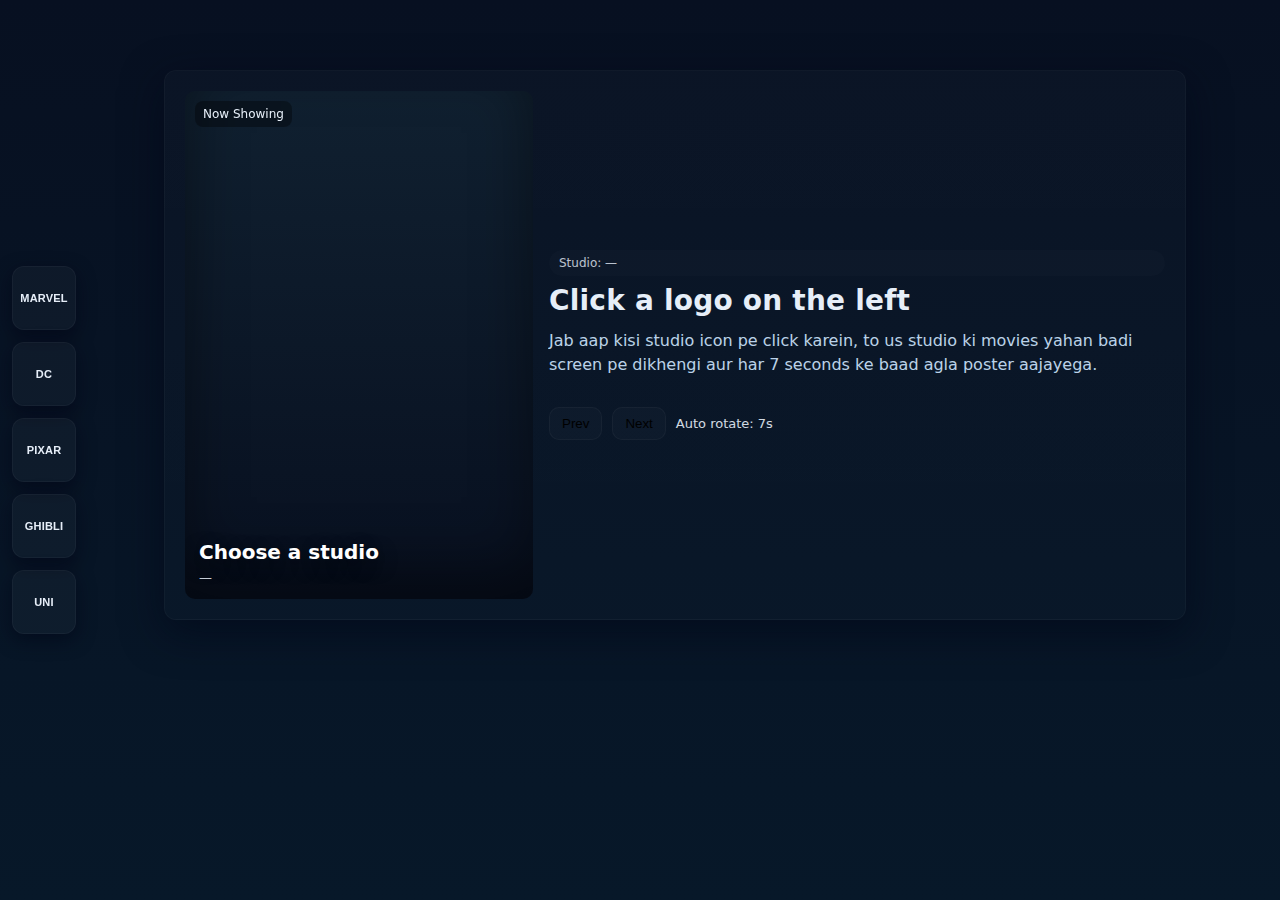
<file: chori.html>
<!doctype html>
<html lang="ur">
<head>
<meta charset="utf-8" />
<meta name="viewport" content="width=device-width,initial-scale=1" />
<title>Studio bar + Movie slideshow</title>
<style>
:root{
--sidebar-w:64px;
--bg:#0f1724;
--panel:#0b1220;
--accent:#1f6feb;
--text:#e6eef8;
}
html,body{height:100%; margin:0; font-family: Inter, system-ui, sans-serif; background:linear-gradient(180deg,#071021 0%, #071829 100%); color:var(--text);}

/* Left vertical icon bar */
.sidebar{
position:fixed;
left:12px;
top:50%;
transform:translateY(-50%);
width:var(--sidebar-w);
display:flex;
flex-direction:column;
gap:12px;
z-index:50;
}
.icon-btn{
width:var(--sidebar-w);
height:var(--sidebar-w);
border-radius:12px;
display:flex;
align-items:center;
justify-content:center;
background:rgba(255,255,255,0.03);
border:1px solid rgba(255,255,255,0.04);
cursor:pointer;
transition:all .18s ease;
user-select:none;
box-shadow: 0 6px 18px rgba(2,6,23,0.6);
}
.icon-btn:hover{ transform:translateX(6px) scale(1.02); box-shadow: 0 10px 26px rgba(2,6,23,0.75);}
.icon-btn.active{ background:linear-gradient(180deg, rgba(255,255,255,0.04), rgba(255,255,255,0.02)); border-color: rgba(255,255,255,0.08); outline: 2px solid rgba(31,111,235,0.14); }

/* small logo/label inside icon */
.logo{
font-size:11px;
line-height:1;
text-align:center;
display:block;
padding:4px;
color:var(--text);
font-weight:600;
letter-spacing:0.2px;
}

/* Main viewer */
.container{
padding-left:110px; /* space for sidebar */
padding-top:40px;
padding-right:40px;
box-sizing:border-box;
min-height:100vh;
}
.viewer{
max-width:980px;
margin: 30px auto;
background: linear-gradient(180deg, rgba(255,255,255,0.02), rgba(255,255,255,0.01));
border-radius:12px;
padding:20px;
border:1px solid rgba(255,255,255,0.03);
box-shadow: 0 12px 40px rgba(2,6,23,0.6);
display:flex;
gap:16px;
align-items:center;
}

.poster{
width:320px;
height:480px;
border-radius:10px;
overflow:hidden;
position:relative;
flex:0 0 320px;
background:linear-gradient(180deg,#102030,#081020);
display:flex;
align-items:flex-end;
padding:14px;
box-shadow: inset 0 -30px 60px rgba(0,0,0,0.45);
}

.poster .title{
color:white;
font-weight:800;
font-size:20px;
text-shadow: 0 6px 18px rgba(0,0,0,0.6);
}
.poster .year{ font-size:13px; opacity:0.85; margin-top:6px;}
.poster .poster-badge{
position:absolute;
top:10px;
left:10px;
padding:6px 8px;
background:rgba(0,0,0,0.35);
border-radius:8px;
font-size:12px;
backdrop-filter: blur(4px);
}

.meta{
flex:1;
min-height:260px;
display:flex;
flex-direction:column;
justify-content:center;
}
.meta .studio{
font-size:12px;
opacity:0.8;
margin-bottom:8px;
display:inline-block;
padding:6px 10px;
border-radius:999px;
background:rgba(255,255,255,0.02);
}
.meta h2{ margin:0; font-size:28px; letter-spacing:0.2px; }
.meta p{ margin-top:12px; color: #cfe6ff; opacity:0.9; line-height:1.5; }

/* fade transition */
.fade-enter{ opacity:0; transform:translateY(8px) scale(.995); }
.fade-enter-active{ transition:opacity .45s ease, transform .45s ease; opacity:1; transform:none; }
.fade-exit{ opacity:1; transform:none; }
.fade-exit-active{ opacity:0; transform:translateY(-8px) scale(.995); transition:opacity .35s ease, transform .35s ease; }

/* small controls */
.controls{ margin-top:14px; display:flex; gap:10px; align-items:center; }
.btn{ padding:8px 12px; border-radius:10px; border:1px solid rgba(255,255,255,0.04); background:rgba(255,255,255,0.02); cursor:pointer; }
.speed { font-size:13px; opacity:0.9; }

/* responsive */
@media (max-width:900px){
.poster{ width:220px; height:330px; flex:0 0 220px; }
.viewer{ flex-direction:column; align-items:center; text-align:center; }
.container{ padding-left:20px; }
}

</style>
</head>
<body>

<!-- Sidebar with small icon-buttons -->
<div class="sidebar" role="toolbar" aria-label="Studios">
<button class="icon-btn" data-studio="Marvel" title="Marvel">
<span class="logo">MARVEL</span>
</button>

<button class="icon-btn" data-studio="DC" title="DC">
<span class="logo">DC</span>
</button>

<button class="icon-btn" data-studio="Pixar" title="Pixar">
<span class="logo">PIXAR</span>
</button>

<button class="icon-btn" data-studio="StudioGhibli" title="Studio Ghibli">
<span class="logo">GHIBLI</span>
</button>

<button class="icon-btn" data-studio="Universal" title="Universal">
<span class="logo">UNI</span>
</button>
</div>

<!-- Main area -->
<div class="container">
<div class="viewer" id="viewer" aria-live="polite">
<div class="poster" id="poster">
<div class="poster-badge" id="poster-badge">Now Showing</div>
<div>
<div class="title" id="movie-title">Choose a studio</div>
<div class="year" id="movie-year">—</div>
</div>
</div>

<div class="meta">
<div class="studio" id="studio-name">Studio: —</div>
<h2 id="movie-heading">Click a logo on the left</h2>
<p id="movie-desc">Jab aap kisi studio icon pe click karein, to us studio ki movies yahan badi screen pe dikhengi aur har 7 seconds ke baad agla poster aajayega.</p>

<div class="controls">
<button class="btn" id="prev">Prev</button>
<button class="btn" id="next">Next</button>
<div class="speed">Auto rotate: <span id="status">7s</span></div>
</div>
</div>
</div>
</div>

<script>
// Data: each studio -> list of movies (title, year, description). Add poster URLs or images if you want.
const studios = {
Marvel: [
{title:"Iron Man", year:2008, desc:"Tony Stark becomes Iron Man—origin of MCU."},
{title:"The Avengers", year:2012, desc:"Earth's mightiest heroes assemble to stop Loki."},
{title:"Black Panther", year:2018, desc:"Wakanda's king fights to protect his nation."},
{title:"Spider-Man: Homecoming", year:2017, desc:"Peter Parker balances high school & hero life."},
{title:"Guardians of the Galaxy", year:2014, desc:"A ragtag team protect an orb of cosmic importance."}
],
DC: [
{title:"Man of Steel", year:2013, desc:"Superman's modern origin and struggle."},
{title:"Wonder Woman", year:2017, desc:"Diana leaves Themyscira to fight in WWI."},
{title:"The Dark Knight", year:2008, desc:"Batman faces the Joker in Gotham."}
],
Pixar: [
{title:"Toy Story", year:1995, desc:"Toys come alive when humans aren't watching."},
{title:"Inside Out", year:2015, desc:"Emotions guide a girl's life from inside her mind."},
{title:"Coco", year:2017, desc:"A boy journeys into the Land of the Dead."}
],
StudioGhibli: [
{title:"Spirited Away", year:2001, desc:"A girl trapped in a magical bathhouse works to save her parents."},
{title:"My Neighbor Totoro", year:1988, desc:"Two sisters meet forest spirits in rural Japan."},
{title:"Princess Mononoke", year:1997, desc:"A struggle between nature and industrialization."}
],
Universal: [
{title:"Jurassic Park", year:1993, desc:"Dinosaurs brought back to life create chaos."},
{title:"E.T.", year:1982, desc:"A boy befriends a stranded alien."},
{title:"Back to the Future", year:1985, desc:"A time-travel adventure with Doc Brown."}
]
};

// State
let currentStudio = null;
let currentIndex = 0;
let intervalId = null;
const ROTATE_MS = 7000; // 7 seconds

// DOM refs
const btns = document.querySelectorAll('.icon-btn');
const titleEl = document.getElementById('movie-title');
const yearEl = document.getElementById('movie-year');
const headingEl = document.getElementById('movie-heading');
const descEl = document.getElementById('movie-desc');
const studioNameEl = document.getElementById('studio-name');
const posterBadge = document.getElementById('poster-badge');
const statusEl = document.getElementById('status');

// Update status text
function updateStatus(){ statusEl.textContent = (intervalId ? (ROTATE_MS/1000 + 's') : 'paused'); }

// Render a movie (with fade)
function renderMovie(movie){
// small fade effect applied by toggling classes
const poster = document.getElementById('poster');
poster.classList.add('fade-enter');
// set content (these could be replaced with images if available)
titleEl.textContent = movie.title;
yearEl.textContent = movie.year;
headingEl.textContent = movie.title;
descEl.textContent = movie.desc;
studioNameEl.textContent = 'Studio: ' + currentStudio;
// poster badge could show index
posterBadge.textContent = `#${currentIndex+1} / ${studios[currentStudio].length}`;
// ensure reflow so animation applies
void poster.offsetWidth;
poster.classList.remove('fade-enter');
poster.classList.add('fade-enter-active');

// remove active class after animation ends
setTimeout(()=> {
poster.classList.remove('fade-enter-active');
}, 480);
}

// Start auto-rotation
function startRotation(){
stopRotation();
intervalId = setInterval(()=> {
nextMovie();
}, ROTATE_MS);
updateStatus();
}
function stopRotation(){
if(intervalId) { clearInterval(intervalId); intervalId = null; updateStatus(); }
}

// Show studio (on click)
function showStudio(name){
if(!studios[name] || studios[name].length === 0) return;
currentStudio = name;
currentIndex = 0;
// set active on buttons
btns.forEach(b => b.classList.toggle('active', b.dataset.studio === name));
renderMovie(studios[name][currentIndex]);
startRotation();
}

function nextMovie(){
if(!currentStudio) return;
currentIndex = (currentIndex + 1) % studios[currentStudio].length;
renderMovie(studios[currentStudio][currentIndex]);
}
function prevMovie(){
if(!currentStudio) return;
currentIndex = (currentIndex - 1 + studios[currentStudio].length) % studios[currentStudio].length;
renderMovie(studios[currentStudio][currentIndex]);
}

// attach listeners to sidebar buttons
btns.forEach(btn => {
btn.addEventListener('click', ()=> {
const studio = btn.dataset.studio;
showStudio(studio);
});
});

// prev/next buttons
document.getElementById('prev').addEventListener('click', ()=>{
stopRotation();
prevMovie();
});
document.getElementById('next').addEventListener('click', ()=>{
stopRotation();
nextMovie();
});

// pause rotation when hovering viewer
const viewer = document.getElementById('viewer');
viewer.addEventListener('mouseenter', ()=> { stopRotation(); });
viewer.addEventListener('mouseleave', ()=> { if(currentStudio) startRotation(); });

// optional: start Marvel by default
// showStudio('Marvel');

// accessibility: keyboard navigation for sidebar (left bar)
document.addEventListener('keydown', (e)=>{
if(e.key === "ArrowDown" || e.key === "ArrowUp"){
// find current focused or active
let idx = Array.from(btns).findIndex(b => b === document.activeElement);
if(idx === -1) idx = Array.from(btns).findIndex(b => b.classList.contains('active'));
if(idx === -1) idx = 0;
if(e.key === "ArrowDown") idx = (idx + 1) % btns.length;
else idx = (idx - 1 + btns.length) % btns.length;
btns[idx].focus();
e.preventDefault();
}
});

// small helper: allow clicking with Enter when focused
btns.forEach(b => b.addEventListener('keydown', (e)=>{
if(e.key === "Enter" || e.key === " ") { e.preventDefault(); b.click(); }
}));

// show first studio as default (optional)
// Uncomment below line to auto-open Marvel on load:
// showStudio('Marvel');
</script>

</body>
</html>
</file>
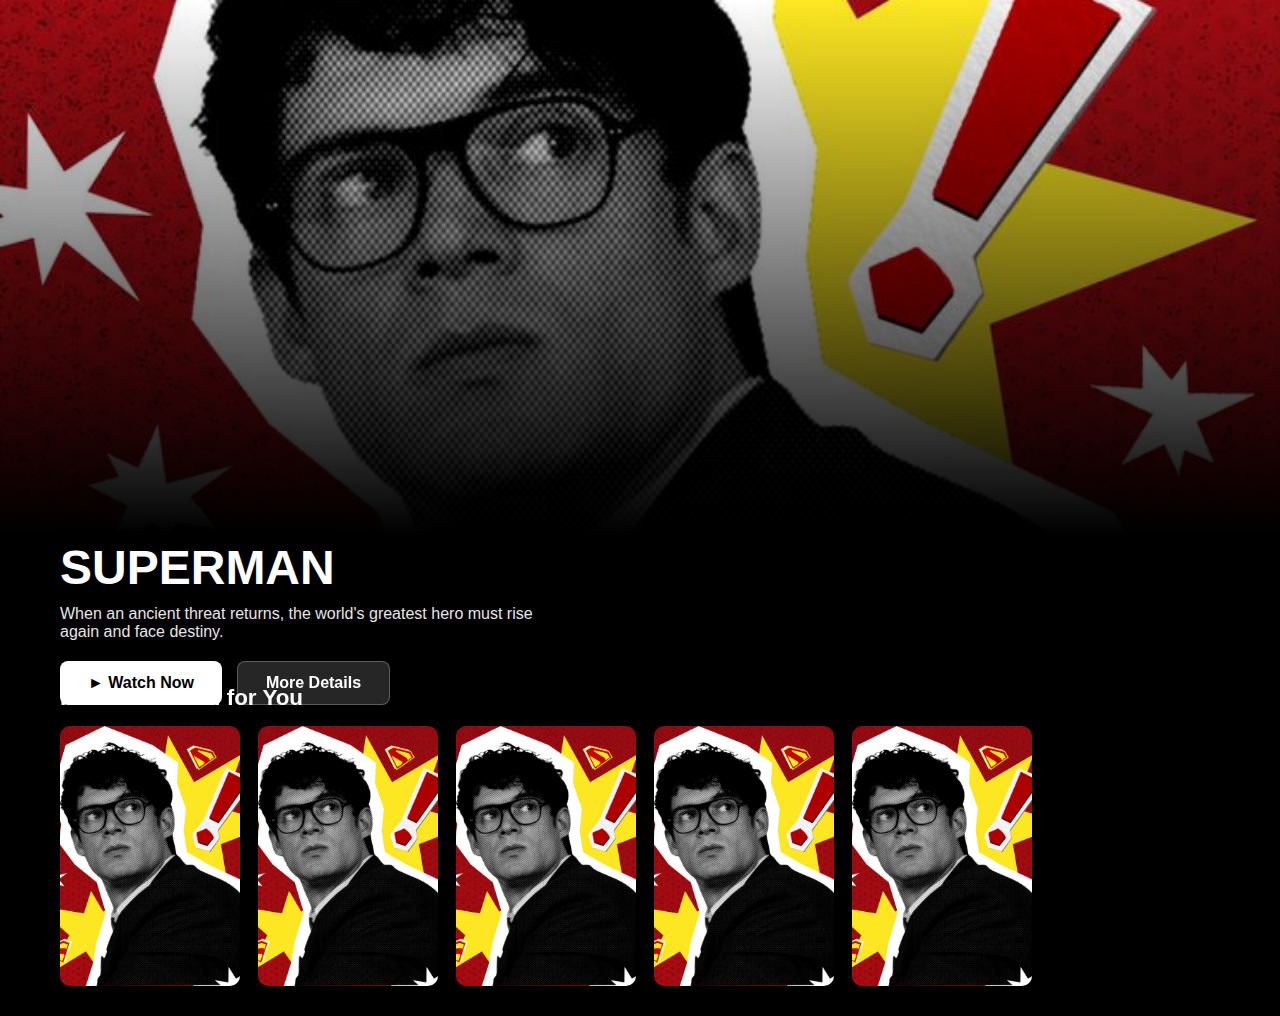
<file: crash.html>
<!DOCTYPE html>
<html lang="en">
<head>
<meta charset="UTF-8">
<meta name="viewport" content="width=device-width, initial-scale=1.0">
<title>MovieDen Hero</title>

<style>
    *{
        margin:0;
        padding:0;
        box-sizing:border-box;
        font-family: Arial, Helvetica, sans-serif;
    }

    body{
        background:#000;
        color:white;
        overflow-x:hidden;
    }

    /* HERO SECTION */
    .hero{
        width:100%;
        height:85vh;
        background:url("superman.jpg") no-repeat center/cover;
        position:relative;
        display:flex;
        flex-direction:column;
        justify-content:flex-end;
        padding:60px;
    }

    .hero::after{
        content:"";
        position:absolute;
        inset:0;
        background:linear-gradient(to top, #000 30%, transparent 100%);
        z-index:1;
    }

    .hero-content{
        position:relative;
        z-index:2;
        max-width:500px;
    }

    .hero-title{
        font-size:3rem;
        font-weight:800;
        text-shadow:0 0 20px rgba(0,0,0,0.9);
        margin-bottom:10px;
    }

    .hero-desc{
        opacity:0.9;
        font-size:1rem;
        margin-bottom:20px;
    }

    /* BUTTONS */
    .hero-buttons{
        display:flex;
        gap:15px;
    }

    button{
        padding:12px 28px;
        border:none;
        font-size:1rem;
        cursor:pointer;
        border-radius:8px;
        transition:0.3s ease;
        font-weight:600;
    }

    .play{
        background:white;
        color:black;
    }
    .play:hover{
        background:#e2e2e2;
    }

    .details{
        background:rgba(255,255,255,0.15);
        backdrop-filter:blur(6px);
        color:white;
        border:1px solid rgba(255,255,255,0.25);
    }
    .details:hover{
        background:rgba(255,255,255,0.25);
    }

    /* SLIDER SECTION */
    .slider{
        margin-top:-100px;
        padding:20px 60px;
        position:relative;
        z-index:5;
    }

    .slider-title{
        font-size:1.4rem;
        font-weight:700;
        margin-bottom:15px;
    }

    .slider-row{
        display:flex;
        gap:18px;
        overflow-x:auto;
        padding-bottom:10px;
        scroll-behavior:smooth;
    }

    .movie-card{
        min-width:180px;
        height:260px;
        background:url("superman.jpg") no-repeat center/cover;
        border-radius:10px;
        flex-shrink:0;
        position:relative;
    }

    /* MOBILE RESPONSIVE */
    @media (max-width:900px){
        .hero{
            padding:40px;
            height:75vh;
        }
        .hero-title{
            font-size:2.4rem;
        }
        button{
            padding:10px 20px;
            font-size:0.9rem;
        }
        .movie-card{
            min-width:150px;
            height:220px;
        }
    }

    @media (max-width:600px){
        .hero{
            padding:25px;
            height:70vh;
        }
        .hero-title{
            font-size:1.9rem;
        }
        .hero-desc{
            font-size:0.85rem;
        }
        .hero-buttons{
            flex-direction:column;
            width:70%;
        }
        button{
            font-size:0.85rem;
            padding:10px;
        }
        .slider{
            padding:10px 20px;
            margin-top:-60px;
        }
        .slider-title{
            font-size:1.1rem;
        }
        .movie-card{
            min-width:130px;
            height:200px;
        }
    }
</style>

</head>
<body>

<!-- HERO -->
<section class="hero">
    <div class="hero-content">
        <h1 class="hero-title">SUPERMAN</h1>
        <p class="hero-desc">
            When an ancient threat returns, the world's greatest hero must rise again and face destiny.
        </p>

        <div class="hero-buttons">
            <button class="play">► Watch Now</button>
            <button class="details">More Details</button>
        </div>
    </div>
</section>

<!-- SLIDER -->
<section class="slider">
    <h2 class="slider-title">Recommended for You</h2>

    <div class="slider-row">
        <div class="movie-card"></div>
        <div class="movie-card"></div>
        <div class="movie-card"></div>
        <div class="movie-card"></div>
        <div class="movie-card"></div>
    </div>
</section>

</body>
</html>
</file>
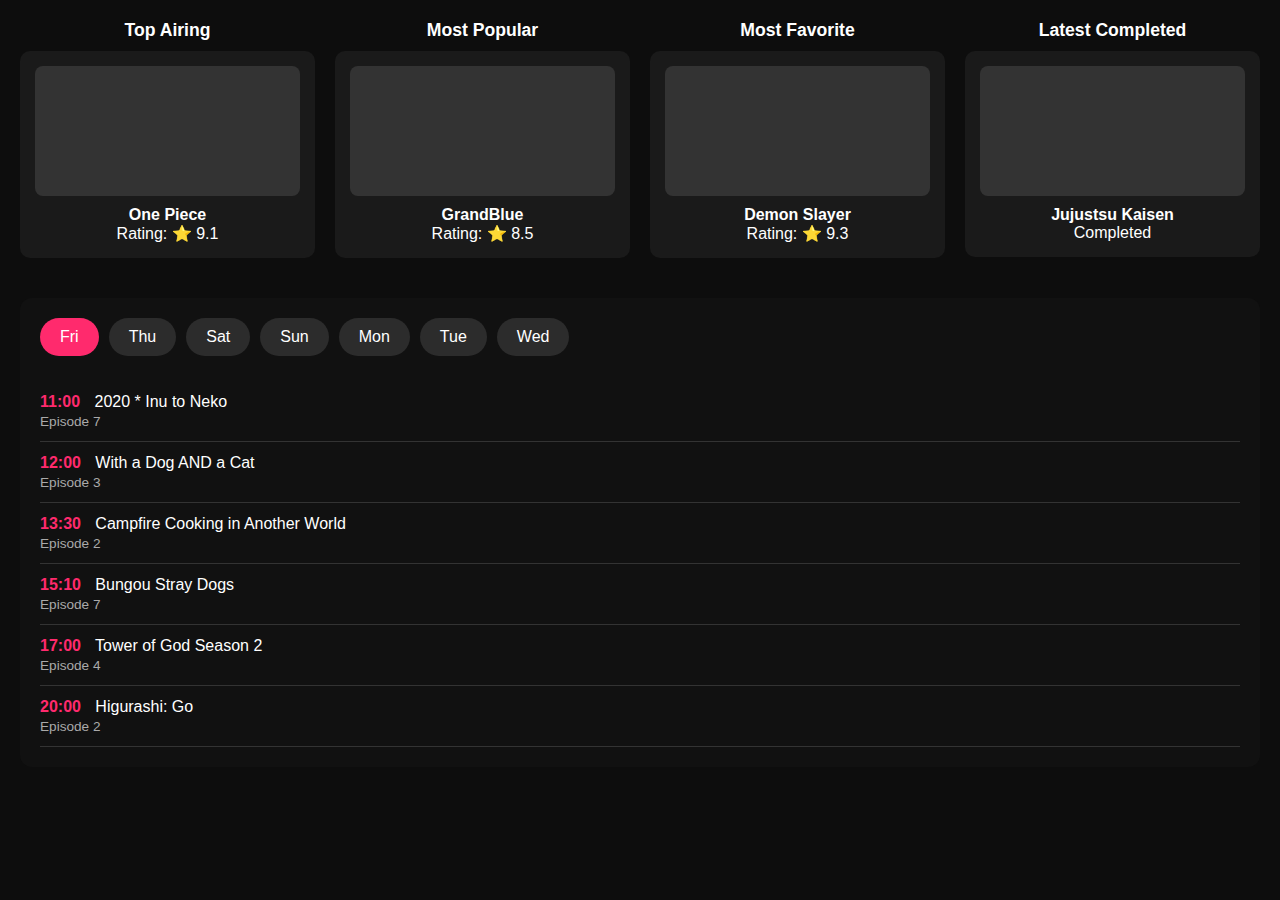
<file: hero.html>
<!DOCTYPE html>
<html lang="en">
<head>
    <meta charset="UTF-8" />
    <meta name="viewport" content="width=device-width, initial-scale=1.0" />
    <title>Anime Dashboard</title>
    
</head>
<style>
    * {
    margin: 0;
    padding: 0;
    box-sizing: border-box;
    font-family: Arial, sans-serif;
}

body {
    background: #0d0d0d;
    color: white;
    padding: 20px;
}

/* ---- Cards Section ---- */
.cards-section {
    display: grid;
    grid-template-columns: repeat(auto-fit, minmax(220px, 1fr));
    gap: 20px;
    margin-bottom: 40px;
}

.card-group h3 {
    margin-bottom: 10px;
    text-align: center;
    font-size: 1.1rem;
}

.card-item {
    background: #1a1a1a;
    padding: 15px;
    border-radius: 10px;
    text-align: center;
    transition: 0.3s;
}

.card-item:hover {
    transform: translateY(-5px);
    background: #222;
}

.card-item .img {
    width: 100%;
    height: 130px;
    background: #333;
    border-radius: 8px;
    margin-bottom: 10px;
}

/* ---- Tabs ---- */
.tabs-section {
    background: #111;
    padding: 20px;
    border-radius: 12px;
}

.tabs {
    display: flex;
    gap: 10px;
    overflow-x: auto;
}

.tabs button {
    background: #2c2c2c;
    border: none;
    padding: 10px 20px;
    border-radius: 25px;
    color: white;
    cursor: pointer;
    font-size: 1rem;
    transition: 0.3s;
    white-space: nowrap;
}

.tabs button:hover {
    background: #5c2aff;
}

.tabs .active {
    background: #ff2a6d;
}

/* ---- Schedule ---- */
.schedule {
    margin-top: 25px;
    list-style: none;
}

.schedule li {
    padding: 12px 0;
    border-bottom: 1px solid #333;
    font-size: 1rem;
}

.schedule li span {
    color: #ff2a6d;
    margin-right: 10px;
    font-weight: bold;
}

.schedule small {
    display: block;
    color: #aaa;
    margin-top: 3px;
    font-size: 0.85rem;
}

@media (max-width: 600px) {
    .card-item .img {
        height: 100px;
    }

    .tabs button {
        padding: 8px 14px;
        font-size: 0.9rem;
    }

    .schedule li {
        font-size: 0.9rem;
    }
}


</style>
<body>
    <section class="cards-section">
        <div class="card-group">
            <h3>Top Airing</h3>
            <div class="card-item">
                <div class="img"></div>
                <h4>One Piece</h4>
                <p>Rating: ⭐ 9.1</p>
            </div>
        </div>

        <div class="card-group">
            <h3>Most Popular</h3>
            <div class="card-item">
                <div class="img"></div>
                <h4>GrandBlue</h4>
                <p>Rating: ⭐ 8.5</p>
            </div>
        </div>

        <div class="card-group">
            <h3>Most Favorite</h3>
            <div class="card-item">
                <div class="img"></div>
                <h4>Demon Slayer</h4>
                <p>Rating: ⭐ 9.3</p>
            </div>
        </div>

        <div class="card-group">
            <h3>Latest Completed</h3>
            <div class="card-item">
                <div class="img"></div>
                <h4>Jujustsu Kaisen</h4>
                <p>Completed</p>
            </div>
        </div>
    </section>

    <section class="tabs-section">
        <div class="tabs">
            <button class="active">Fri</button>
            <button>Thu</button>
            <button>Sat</button>
            <button>Sun</button>
            <button>Mon</button>
            <button>Tue</button>
            <button>Wed</button>
        </div>

        <ul class="schedule">
            <li><span>11:00</span> 2020 * Inu to Neko<br> <small>Episode 7</small></li>
            <li><span>12:00</span> With a Dog AND a Cat<br> <small>Episode 3</small></li>
            <li><span>13:30</span> Campfire Cooking in Another World<br> <small>Episode 2</small></li>
            <li><span>15:10</span> Bungou Stray Dogs<br> <small>Episode 7</small></li>
            <li><span>17:00</span> Tower of God Season 2<br> <small>Episode 4</small></li>
            <li><span>20:00</span> Higurashi: Go<br> <small>Episode 2</small></li>
        </ul>
    </section>
</body>
</html>
</file>
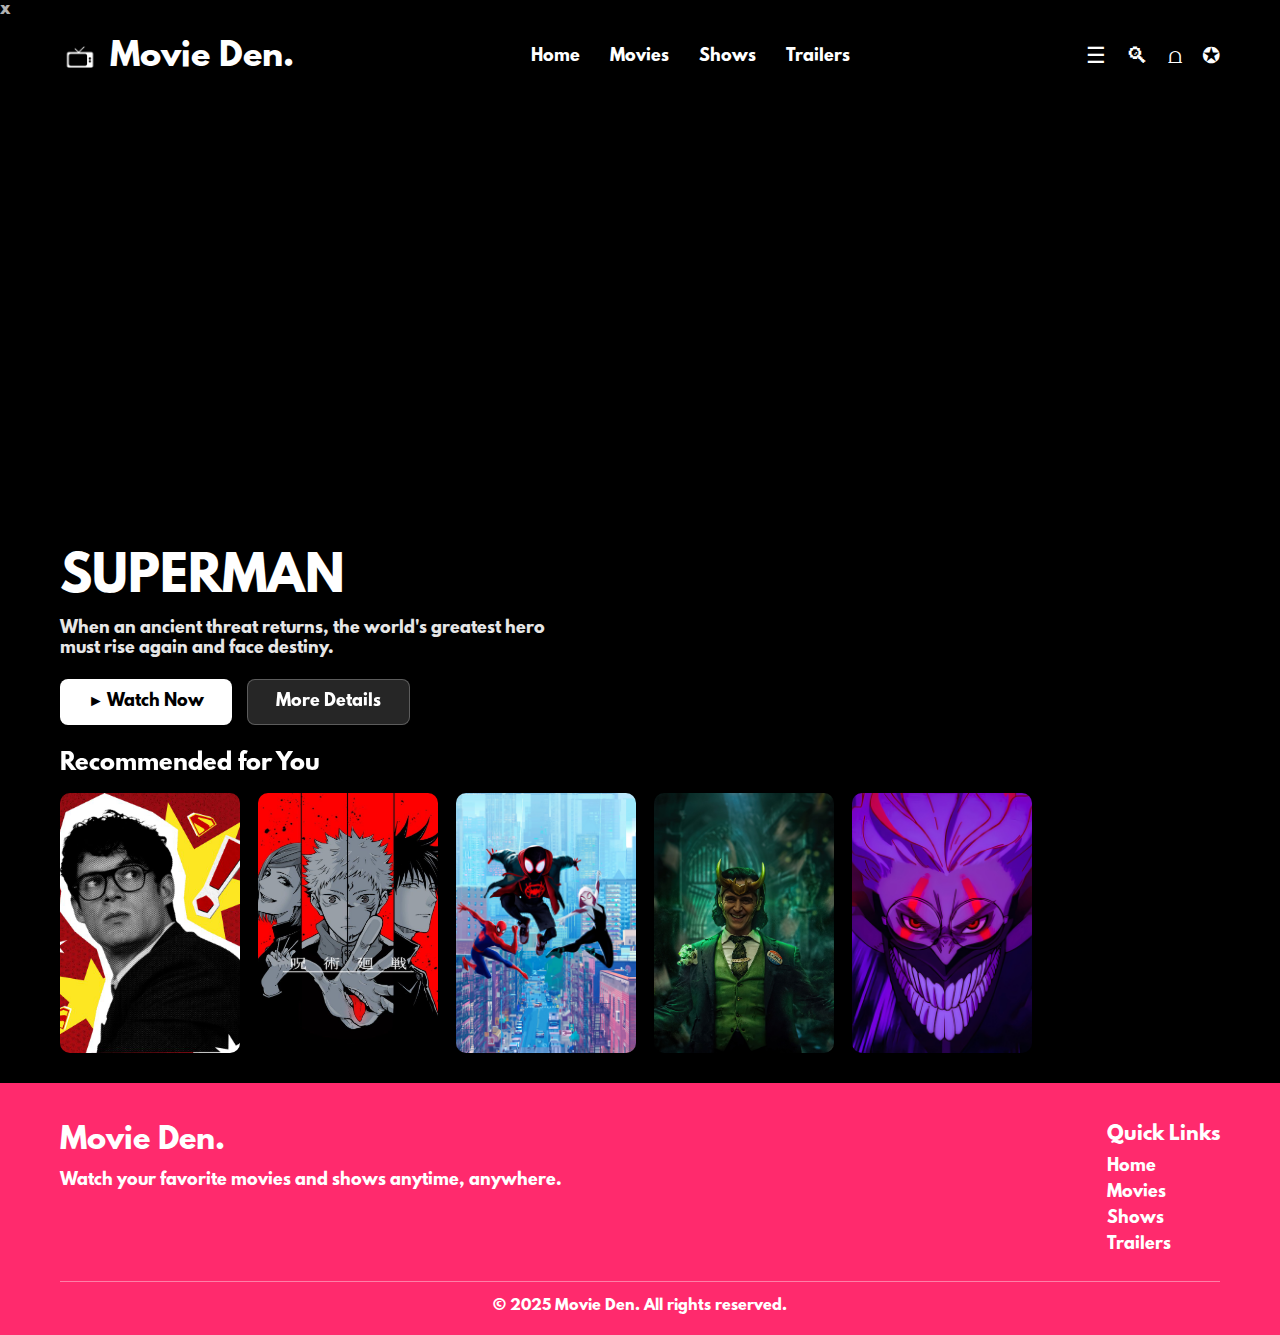
<file: movies.html>
x<!DOCTYPE html>
<html lang="en">
<head>
<meta charset="UTF-8">
<meta name="viewport" content="width=device-width, initial-scale=1.0">
<title>MovieDen - Movies</title>
<style>
*{
    margin:0;
    padding:0;
    box-sizing:border-box;
    font-family: Arial, Helvetica, sans-serif;
    font-family: soft;
}

body{
    background:#000;
    color:white;
    overflow-x:hidden;
}

@font-face {
    font-family: soft;
    src: url("LeagueSpartan-Bold.otf");
}
/* NAVBAR */
nav {
    position: absolute; /* On top of hero */
    top: 0;
    left: 0;
    width: 100%;
    display: flex;
    justify-content: space-between;
    align-items: center;
    padding: 10px 60px;
    z-index: 10;
    background: rgba(0,0,0,0.3);
    flex-wrap: wrap;
    transition: padding 0.3s ease;
}

nav .logo {
    display: flex;
    align-items: center;
    font-size: 32px;
    font-weight: 700;
    color: white;
    transition: font-size 0.3s ease;
}

nav .logo img {
    width: 40px;
    margin-right: 10px;
    transition: width 0.3s ease;
}

nav .navlinks {
    display: flex;
    gap: 30px;
    flex-wrap: wrap;
}

nav .navlinks a {
    text-decoration: none;
    color: white;
    font-size: 16px;
    transition: 0.3s ease, transform 0.3s ease;
}

nav .navlinks a:hover {
    transform: scale(1.2);
}

nav .icons {
    display: flex;
    gap: 20px;
    font-size: 22px;
    cursor: pointer;
    flex-wrap: wrap;
}

.icons a {
    color: white;
    text-decoration: none;
    transition: transform 0.3s ease;
}

.icons a:hover {
    transform: scale(1.2);
}

/* HERO SECTION */
.hero{
    width:100%;
    height:85vh;
    position:relative;
    display:flex;
    flex-direction:column;
    justify-content:flex-end;
    padding:60px;
    transition: background 0.5s ease-in-out;
    background-size:cover;
    background-position:center;
}

.hero::after{
    content:"";
    position:absolute;
    inset:0;
    background:linear-gradient(to top, #000 30%, transparent 100%);
    z-index:1;
}

.hero-content{
    position:relative;
    z-index:2;
    max-width:500px;
    transition: all 0.3s ease;
}

.hero-title{
    font-size:3rem;
    font-weight:800;
    text-shadow:0 0 20px rgba(0,0,0,0.9);
    margin-bottom:10px;
    transition: font-size 0.3s ease;
}

.hero-desc{
    opacity:0.9;
    font-size:1rem;
    margin-bottom:20px;
    transition: font-size 0.3s ease;
}

/* BUTTONS */
.hero-buttons{
    display:flex;
    gap:15px;
}

button{
    padding:12px 28px;
    border:none;
    font-size:1rem;
    cursor:pointer;
    border-radius:8px;
    transition:0.3s ease;
    font-weight:600;
}

.play{
    background:white;
    color:black;
}
.play:hover{
    background:#e2e2e2;
}

.details{
    background:rgba(255,255,255,0.15);
    backdrop-filter:blur(6px);
    color:white;
    border:1px solid rgba(255,255,255,0.25);
}
.details:hover{
    background:rgba(255,255,255,0.25);
}

/* SLIDER SECTION */
.slider{
    margin-top:-100px;
    padding:20px 60px;
    position:relative;
    z-index:5;
}

.slider-title{
    font-size:1.4rem;
    font-weight:700;
    margin-bottom:15px;
}

.slider-row{
    display:flex;
    gap:18px;
    overflow-x:auto;
    padding-bottom:10px;
    scroll-behavior:smooth;
}

.movie-card{
    min-width:180px;
    height:260px;
    background:url("superman.jpg") no-repeat center/cover;
    border-radius:10px;
    flex-shrink:0;
    position:relative;
    cursor:pointer;
    transition: transform 0.3s ease;
}
.movie-card:hover{
    transform: scale(1.05);
    z-index:2;
}

/* MOBILE RESPONSIVE */
@media (max-width:900px){
    nav {
        padding: 8px 30px;
    }
    nav .logo {
        font-size: 26px;
    }
    nav .logo img {
        width: 32px;
    }
    nav .navlinks a {
        font-size: 14px;
    }
    nav .icons {
        font-size: 20px;
        gap: 15px;
    }

    .hero{
        padding:40px;
        height:75vh;
    }
    .hero-title{
        font-size:2.4rem;
    }
    button{
        padding:10px 20px;
        font-size:0.9rem;
    }
    .movie-card{
        min-width:150px;
        height:220px;
    }
}

@media (max-width:600px){
    nav {
        padding: 6px 20px;
    }
    nav .logo {
        font-size: 22px;
    }
    nav .logo img {
        width: 28px;
    }
    nav .navlinks {
        gap: 15px;
    }
    nav .navlinks a {
        font-size: 12px;
    }
    nav .icons {
        font-size: 18px;
        gap: 12px;
    }

    .hero{
        padding:25px;
        height:70vh;
    }
    .hero-title{
        font-size:1.9rem;
    }
    .hero-desc{
        font-size:0.85rem;
    }
    .hero-buttons{
        flex-direction:column;
        width:70%;
    }
    button{
        font-size:0.85rem;
        padding:10px;
    }
    .slider{
        padding:10px 20px;
        margin-top:-60px;
    }
    .slider-title{
        font-size:1.1rem;
    }
    .movie-card{
        min-width:130px;
        height:200px;
    }
}

@media (max-width:450px){
    nav {
        padding: 5px 10px;
        flex-direction: column;
        align-items: flex-start;
    }
    nav .logo {
        font-size: 20px;
        margin-bottom: 5px;
    }
    nav .navlinks {
        gap: 10px;
        flex-wrap: wrap;
        width: 100%;
    }
    nav .navlinks a {
        font-size: 11px;
    }
    nav .icons {
        font-size: 16px;
        gap: 10px;
        margin-top: 5px;
    }

    .hero-title{
        font-size:1.5rem;
    }
    .hero-desc{
        font-size:0.75rem;
    }
    button{
        font-size:0.75rem;
        padding:8px;
    }
    .movie-card{
        min-width:110px;
        height:170px;
    }
}


.footer {
    background: #ff2a6d;
    color: white;
    padding: 40px 60px 20px;
    font-family: Arial, Helvetica, sans-serif;
}

.footer-content {
    display: flex;
    justify-content: space-between;
    flex-wrap: wrap;
    gap: 30px;
}

.footer-left h3 {
    font-size: 1.8rem;
    margin-bottom: 10px;
}

.footer-left p {
    font-size: 1rem;
    line-height: 1.5;
}

.footer-right h4 {
    font-size: 1.2rem;
    margin-bottom: 10px;
}

.footer-right a {
    display: block;
    text-decoration: none;
    color: white;
    margin-bottom: 6px;
    font-size: 1rem;
    transition: 0.3s ease;
}

.footer-right a:hover {
    text-decoration: underline;
}

/* Footer bottom */
.footer-bottom {
    margin-top: 20px;
    border-top: 1px solid rgba(255,255,255,0.4);
    padding-top: 15px;
    font-size: 0.9rem;
    text-align: center;
}

/* Responsive */
@media (max-width:900px){
    .footer {
        padding: 30px 40px 20px;
    }
    .footer-left h3 {
        font-size: 1.5rem;
    }
    .footer-right h4 {
        font-size: 1.1rem;
    }
    .footer-right a {
        font-size: 0.95rem;
    }
}

@media (max-width:600px){
    .footer-content {
        flex-direction: column;
    }
    .footer-left, .footer-right {
        width: 100%;
    }
    .footer-left h3 {
        font-size: 1.3rem;
    }
    .footer-right h4 {
        font-size: 1rem;
    }
    .footer-right a {
        font-size: 0.9rem;
    }
}
</style>
</head>
<body>

<!-- NAVBAR -->
<nav >
    <div style="margin-top: 3vh;"" class="logo">
      <img src="tvicon.png" />
      Movie Den.
    </div>

    <div style="margin-top: 3vh;" class="navlinks">
      <a href="final copy 2.html">Home</a>
      <a href="movies.html">Movies</a>
      <a href="#">Shows</a>
      <a href="watch.html">Trailers</a>
    </div>

    <div style="margin-top: 3vh;" class="icons">
      <a id="bar" href="#">☰</a>
      <a id="search" href="#">🔍︎</a>
      <a id="notif" href="#">⩍</a>
      <a id="login"  href="#">✪</a>
    </div>
</nav>

<!-- HERO -->
<section class="hero" id="hero">
    <div class="hero-content">
        <h1 class="hero-title" id="heroTitle">SUPERMAN</h1>
        <p class="hero-desc" id="heroDesc">
            When an ancient threat returns, the world's greatest hero must rise again and face destiny.
        </p>
        <div class="hero-buttons">
            <button class="play">► Watch Now</button>
            <button class="details">More Details</button>
        </div>
    </div>
</section>

<!-- SLIDER -->
<section class="slider">
    <h2 style="margin-top: 5vh;" class="slider-title">Recommended for You</h2>
    <div class="slider-row" id="movieSlider">
        <!-- Movie cards populated dynamically -->
    </div>
</section>

<footer class="footer">
    <div class="footer-content">
        <div class="footer-left">
            <h3>Movie Den.</h3>
            <p>Watch your favorite movies and shows anytime, anywhere.</p>
        </div>
        <div class="footer-right">
            <h4>Quick Links</h4>
            <a href="index (2).html">Home</a>
            <a href="movies.html">Movies</a>
            <a href="#">Shows</a>
            <a href="watch.html">Trailers</a>
        </div>
    </div>
    <div class="footer-bottom">
        &copy; 2025 Movie Den. All rights reserved.
    </div>
</footer>

<script>
// Movie data
const movies = [
    { title: "SUPERMAN", desc: "When an ancient threat returns, the world's greatest hero must rise again and face destiny.", img: "superman.jpg" },
    { title: "BATMAN", desc: "The Dark Knight fights crime in Gotham City with intelligence and strength.", img: "jjk.jpg" },
    { title: "SPIDERMAN", desc: "A young hero balances high school life with fighting villains in New York City.", img: "spiderverse.png" },
    { title: "AVENGERS", desc: "Earth's mightiest heroes must unite to stop a cosmic threat.", img: "mermaid.png" },
    { title: "IRON MAN", desc: "A genius billionaire in an armored suit battles evil and protects the world.", img: "ken.jpg" }
];

const hero = document.getElementById("hero");
const heroTitle = document.getElementById("heroTitle");
const heroDesc = document.getElementById("heroDesc");
const movieSlider = document.getElementById("movieSlider");

// Populate slider and click functionality
movies.forEach(movie => {
    const card = document.createElement("div");
    card.classList.add("movie-card");
    card.style.backgroundImage = `url('${movie.img}')`;
    card.addEventListener("click", () => {
        hero.style.backgroundImage = `url('${movie.img}')`;
        heroTitle.innerText = movie.title;
        heroDesc.innerText = movie.desc;
    });
    movieSlider.appendChild(card);
});
</script>

</body>
</html>
</file>
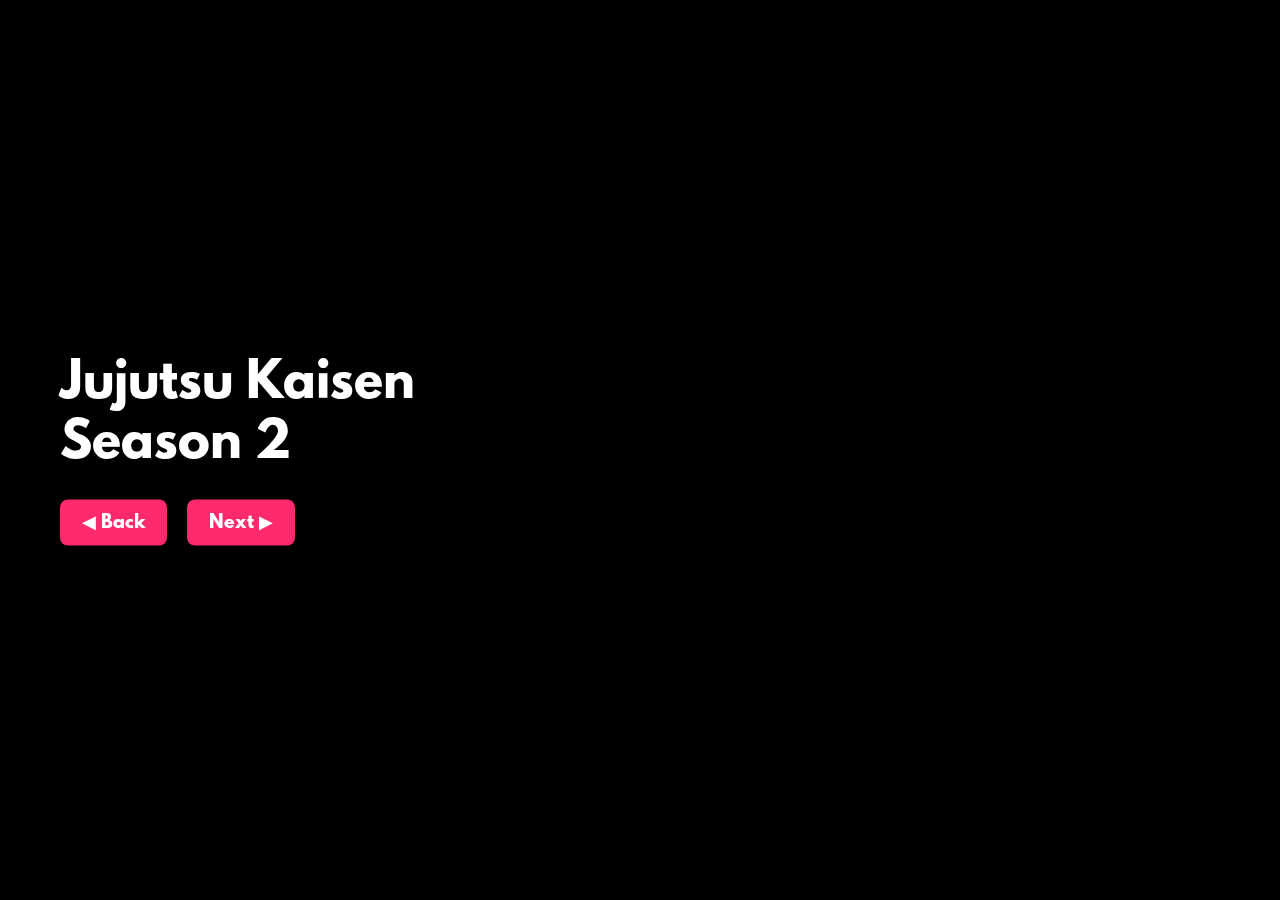
<file: watch.html>
<!DOCTYPE html>
<html lang="en">
<head>
<meta charset="UTF-8">
<meta name="viewport" content="width=device-width, initial-scale=1.0">
<title>Watch Trailer</title>
<style>
* {
    margin: 0;
    padding: 0;
    box-sizing: border-box;
    font-family: soft;
}

@font-face {
    font-family: soft;
    src: url(LeagueSpartan-Bold.otf);
}

body {
    background: black;
    overflow: hidden;
}

/* FULLSCREEN VIDEO */
.video-container {
    position: fixed;
    top: 0;
    left: 0;
    width: 100vw;
    height: 100vh;
    overflow: hidden;
    z-index: -1;
}

iframe {
    position: absolute;
    width: 100vw;
    height: 100vh;
    border: none;
}

/* CONTENT (PC - LEFT SIDE) */
.content {
    position: absolute;
    z-index: 2;
    top: 50%;
    left: 60px;
    transform: translateY(-50%);
    color: white;
    width: 40%;
    max-width: 500px;
}

.title {
    font-size: 3rem;
    font-weight: bold;
    margin-bottom: 25px;
    opacity: 1;
    transition: opacity 0.7s linear, font-size 0.3s ease;
}

/* BUTTONS */
.controls {
    display: flex;
    gap: 20px;
}

button {
    padding: 12px 22px;
    font-size: 1.1rem;
    border-radius: 8px;
    border: none;
    background: #ff2a6d;
    color: white;
    cursor: pointer;
    transition: 0.2s, font-size 0.3s ease, padding 0.3s ease;
}

button:hover {
    background: #d51e57;
    scale: 1.05;
}

/* Fade animation */
.fade-out {
    opacity: 0 !important;
}

/* ==========================
   MOBILE / SMALL SCREENS
   ========================== */
@media (max-width: 900px) {
    .content {
        left: 25px;
        width: 75%;
    }
    .title {
        font-size: 2rem;
    }
    button {
        padding: 10px 18px;
        font-size: 0.95rem;
    }
}

@media (max-width: 650px) {
    .content {
        position: fixed;
        bottom: 15px;
        left: 50%;
        transform: translateX(-50%);
        width: 85%;
        text-align: center;
    }
    .title {
        font-size: 1.5rem;
        margin-bottom: 10px;
    }
    .controls {
        justify-content: center;
        flex-wrap: wrap;
        gap: 8px;
    }
    button {
        padding: 6px 12px;
        font-size: 0.8rem;
        border-radius: 5px;
    }
}

@media (max-width: 450px) {
    .title {
        font-size: 1.2rem;
        margin-bottom: 8px;
    }
    .controls {
        gap: 6px;
    }
    button {
        padding: 4px 8px;
        font-size: 0.7rem;
        border-radius: 4px;
    }
}
</style>
</head>
<body>

<div class="video-container">
    <iframe id="ytPlayer"
        src=""
        allow="autoplay; encrypted-media"
        allowfullscreen>
    </iframe>
</div>

<div class="content">
    <div id="trailerTitle" class="title">Loading...</div>
    <div class="controls">
        <button onclick="prevTrailer()">◀ Back</button>
        <button onclick="nextTrailer()">Next ▶</button>
        
        <!-- <a href="index (2).html">
        <button>Return</button> -->
</a>
    </div>
</div>

<script>
const trailers = [
     { title: "Jujutsu Kaisen Season 2", url: "https://www.youtube.com/embed/9OhV3IWUsxE?autoplay=1&controls=0&rel=0&modestbranding=1&showinfo=0" },
    { title: "Dandadan Season 2", url: "https://www.youtube.com/embed/Ua4NZ3yW2lk?autoplay=1&controls=0&rel=0&modestbranding=1&showinfo=0" },
    { title: "Bad Guys 2", url: "https://www.youtube.com/embed/HvLHYox_Vq8?autoplay=1&controls=0&rel=0&modestbranding=1&showinfo=0" },
    { title: "UP (Pixar Movie)", url: "https://www.youtube.com/embed/ORFWdXl_zJ4?autoplay=1&controls=0&rel=0&modestbranding=1&showinfo=0" },
    { title: "The Batman", url: "https://www.youtube.com/embed/mqqft2x_Aa4?autoplay=1&controls=0&rel=0&modestbranding=1&showinfo=0" }
];

let current = 0;
let autoTimer;
const player = document.getElementById("ytPlayer");
const title = document.getElementById("trailerTitle");

function loadTrailer(index) {
    clearTimeout(autoTimer);
    title.classList.add("fade-out");

    setTimeout(() => {
        player.src = trailers[index].url;
        title.innerText = trailers[index].title;
        title.classList.remove("fade-out");
    }, 600);

    autoTimer = setTimeout(() => { nextTrailer(); }, 40000);
}

function nextTrailer() {
    current = (current + 1) % trailers.length;
    loadTrailer(current);
}

function prevTrailer() {
    current = (current - 1 + trailers.length) % trailers.length;
    loadTrailer(current);
}

// Start first trailer
loadTrailer(0);
</script>

</body>
</html>
</file>
